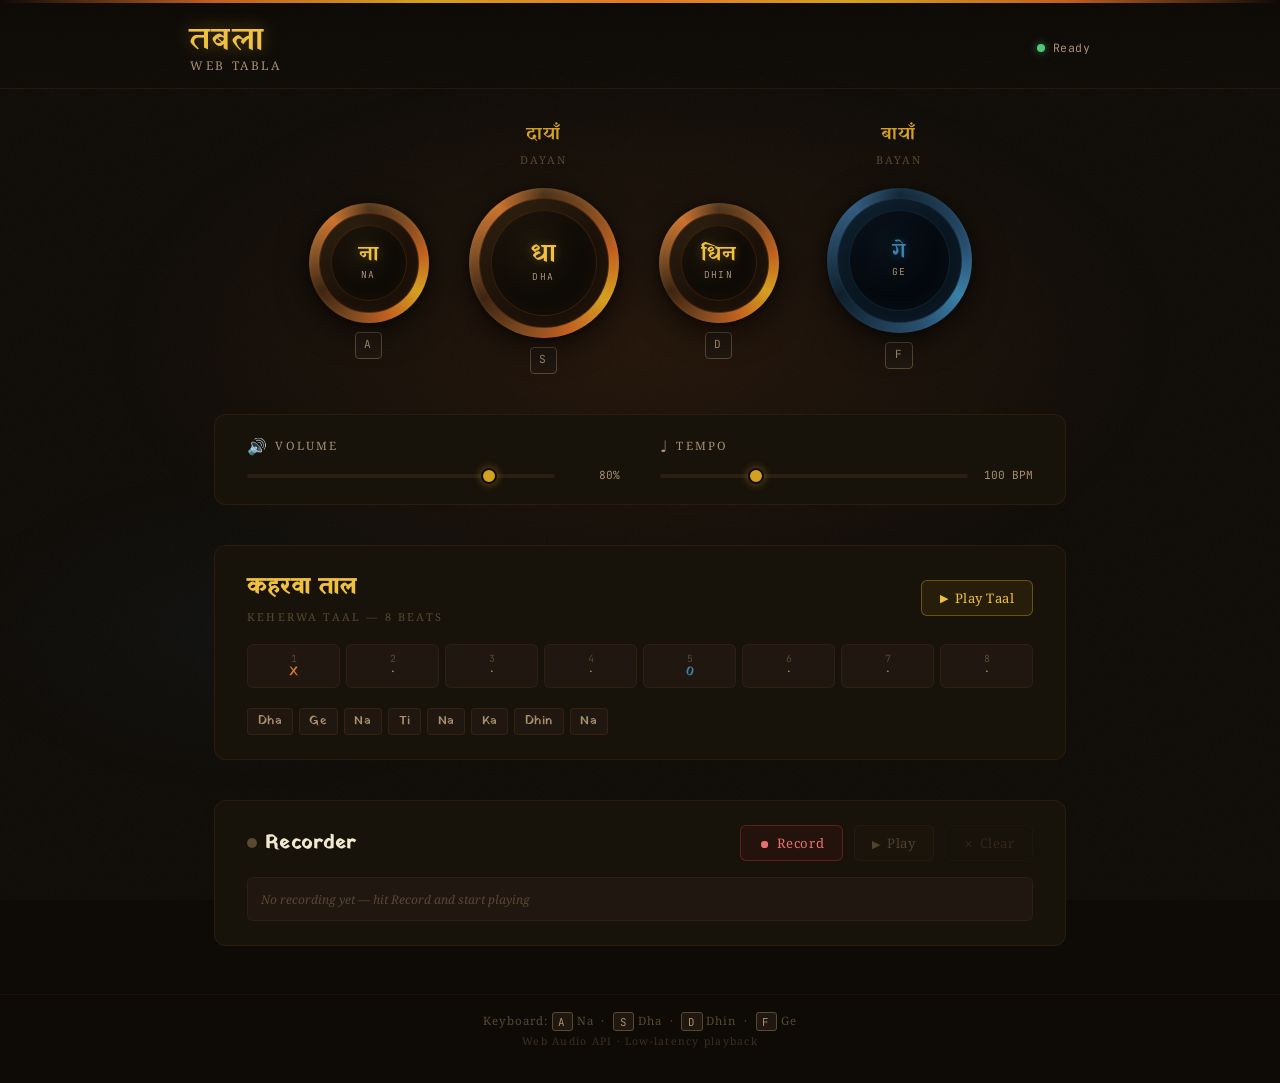
<file: index.html>
<!-- deploy refresh -->
<!DOCTYPE html>
<html lang="en">
<head>
  <meta charset="UTF-8" />
  <meta name="viewport" content="width=device-width, initial-scale=1.0" />
  <title>Web Tabla — Browser Instrument</title>
  <link rel="preconnect" href="https://fonts.googleapis.com" />
  <link rel="preconnect" href="https://fonts.gstatic.com" crossorigin />
  <link href="https://fonts.googleapis.com/css2?family=Yatra+One&family=Noto+Serif:ital,wght@0,400;0,600;1,400&family=JetBrains+Mono:wght@400;600&display=swap" rel="stylesheet" />
  <link rel="stylesheet" href="style.css" />
</head>
<body>

  <!-- Background grain texture overlay -->
  <div class="grain-overlay" aria-hidden="true"></div>

  <!-- Ambient radial glow -->
  <div class="ambient-glow" aria-hidden="true"></div>

  <!-- ===================== HEADER ===================== -->
  <header class="app-header">
    <div class="header-inner">
      <div class="logo">
        <span class="logo-deva">तबला</span>
        <span class="logo-en">Web Tabla</span>
      </div>
      <div class="header-meta">
        <span class="status-dot" id="audioStatusDot"></span>
        <span class="status-text" id="audioStatusText">Initializing…</span>
      </div>
    </div>
  </header>

  <!-- ===================== MAIN ===================== -->
  <main class="app-main">

    <!-- ── DRUM PADS SECTION ── -->
    <section class="pads-section" aria-label="Tabla Drum Pads">
      <div class="pads-container">

        <!-- Dayan (right drum) group -->
        <div class="drum-group dayan-group">
          <div class="drum-label-group">
            <span class="drum-name">दायाँ</span>
            <span class="drum-name-en">Dayan</span>
          </div>
          <div class="pads-row">

            <!-- NA pad -->
            <div class="pad-wrapper">
              <button
                class="pad"
                id="pad-na"
                data-bol="na"
                data-key="A"
                aria-label="Na — press A"
              >
                <div class="pad-ring pad-ring-outer"></div>
                <div class="pad-ring pad-ring-mid"></div>
                <div class="pad-inner">
                  <span class="bol-deva">ना</span>
                  <span class="bol-latin">Na</span>
                </div>
                <div class="hit-ripple"></div>
              </button>
              <kbd class="key-badge">A</kbd>
            </div>

            <!-- DHA pad -->
            <div class="pad-wrapper">
              <button
                class="pad pad--large"
                id="pad-dha"
                data-bol="dha"
                data-key="S"
                aria-label="Dha — press S"
              >
                <div class="pad-ring pad-ring-outer"></div>
                <div class="pad-ring pad-ring-mid"></div>
                <div class="pad-inner">
                  <span class="bol-deva">धा</span>
                  <span class="bol-latin">Dha</span>
                </div>
                <div class="hit-ripple"></div>
              </button>
              <kbd class="key-badge">S</kbd>
            </div>

            <!-- DHIN pad -->
            <div class="pad-wrapper">
              <button
                class="pad"
                id="pad-dhin"
                data-bol="dhin"
                data-key="D"
                aria-label="Dhin — press D"
              >
                <div class="pad-ring pad-ring-outer"></div>
                <div class="pad-ring pad-ring-mid"></div>
                <div class="pad-inner">
                  <span class="bol-deva">धिन</span>
                  <span class="bol-latin">Dhin</span>
                </div>
                <div class="hit-ripple"></div>
              </button>
              <kbd class="key-badge">D</kbd>
            </div>

          </div>
        </div><!-- /dayan-group -->

        <!-- Bayan (left drum) group -->
        <div class="drum-group bayan-group">
          <div class="drum-label-group">
            <span class="drum-name">बायाँ</span>
            <span class="drum-name-en">Bayan</span>
          </div>
          <div class="pads-row">

            <!-- GE pad -->
            <div class="pad-wrapper">
              <button
                class="pad pad--bayan"
                id="pad-ge"
                data-bol="ge"
                data-key="F"
                aria-label="Ge — press F"
              >
                <div class="pad-ring pad-ring-outer"></div>
                <div class="pad-ring pad-ring-mid"></div>
                <div class="pad-inner">
                  <span class="bol-deva">गे</span>
                  <span class="bol-latin">Ge</span>
                </div>
                <div class="hit-ripple"></div>
              </button>
              <kbd class="key-badge">F</kbd>
            </div>

          </div>
        </div><!-- /bayan-group -->

      </div><!-- /pads-container -->
    </section>

    <!-- ── CONTROLS ROW ── -->
    <section class="controls-section" aria-label="Playback Controls">
      <div class="controls-inner">

        <!-- Volume -->
        <div class="control-group">
          <label class="control-label" for="volumeSlider">
            <span class="ctrl-icon">🔊</span> Volume
          </label>
          <div class="slider-track-wrap">
            <input
              type="range"
              id="volumeSlider"
              min="0" max="1" step="0.01" value="0.8"
              aria-label="Volume"
            />
            <span class="slider-value" id="volumeValue">80%</span>
          </div>
        </div>

        <!-- BPM -->
        <div class="control-group">
          <label class="control-label" for="bpmSlider">
            <span class="ctrl-icon">♩</span> Tempo
          </label>
          <div class="slider-track-wrap">
            <input
              type="range"
              id="bpmSlider"
              min="40" max="240" step="1" value="100"
              aria-label="Beats per minute"
            />
            <span class="slider-value" id="bpmValue">100 BPM</span>
          </div>
        </div>

      </div>
    </section>

    <!-- ── TAAL / RHYTHM SECTION ── -->
    <section class="taal-section" aria-label="Keherwa Taal — 8 Beat Rhythm Loop">
      <div class="taal-header">
        <div class="taal-title-block">
          <h2 class="taal-name">कहरवा ताल</h2>
          <span class="taal-name-en">Keherwa Taal — 8 Beats</span>
        </div>
        <div class="taal-controls">
          <button class="btn btn--taal" id="taalPlayBtn" aria-label="Play Keherwa Taal">
            <span class="btn-icon">▶</span>
            <span class="btn-text">Play Taal</span>
          </button>
        </div>
      </div>

      <!-- Beat indicators -->
      <div class="beat-grid" id="beatGrid" aria-live="polite" aria-label="Beat position indicator">
        <!-- 8 beat cells generated by JS -->
      </div>

      <!-- Taal sequence display -->
      <div class="taal-sequence" id="taalSequence">
        <!-- Filled by JS -->
      </div>
    </section>

    <!-- ── RECORDER SECTION ── -->
    <section class="recorder-section" aria-label="Recorder">
      <div class="recorder-header">
        <h2 class="recorder-title">
          <span class="rec-dot" id="recDot"></span>
          Recorder
        </h2>
        <div class="recorder-controls">
          <button class="btn btn--rec" id="recRecordBtn" aria-label="Start/Stop recording">
            <span class="btn-icon">⏺</span>
            <span class="btn-text">Record</span>
          </button>
          <button class="btn btn--play-rec" id="recPlayBtn" aria-label="Play recording" disabled>
            <span class="btn-icon">▶</span>
            <span class="btn-text">Play</span>
          </button>
          <button class="btn btn--clear-rec" id="recClearBtn" aria-label="Clear recording" disabled>
            <span class="btn-icon">✕</span>
            <span class="btn-text">Clear</span>
          </button>
        </div>
      </div>

      <!-- Recorded events timeline preview -->
      <div class="rec-timeline" id="recTimeline">
        <span class="rec-empty-hint">No recording yet — hit Record and start playing</span>
      </div>
    </section>

  </main><!-- /app-main -->

  <!-- ===================== FOOTER ===================== -->
  <footer class="app-footer">
    <p>Keyboard: <kbd>A</kbd> Na &nbsp;·&nbsp; <kbd>S</kbd> Dha &nbsp;·&nbsp; <kbd>D</kbd> Dhin &nbsp;·&nbsp; <kbd>F</kbd> Ge</p>
    <p class="footer-sub">Web Audio API · Low-latency playback</p>
  </footer>

  <script src="script.js"></script>
</body>
</html>
</file>
<file: style.css>
/* ============================================================
   WEB TABLA — style.css
   Aesthetic: Indian classical instrument — warm copper/amber
   dark theme with wood-grain textures and geometric patterns.
   ============================================================ */

/* ── 1. DESIGN TOKENS ── */
:root {
  /* Core palette */
  --bg-base:         #0e0b07;
  --bg-surface:      #17120a;
  --bg-raised:       #1f1710;
  --bg-highlight:    #2a1f12;

  /* Copper / amber accent system */
  --copper-dark:     #7a3e1a;
  --copper:          #c06020;
  --copper-light:    #e07828;
  --gold:            #d4a020;
  --gold-light:      #f0c040;
  --amber:           #f5a623;
  --cream:           #f2e8d0;

  /* Bayan (left drum) accent — deeper, richer */
  --bayan-dark:      #1e2e3a;
  --bayan:           #2a5070;
  --bayan-light:     #3a80a8;
  --bayan-glow:      rgba(58, 128, 168, 0.5);

  /* Dayan accent */
  --dayan-glow:      rgba(224, 120, 40, 0.55);

  /* Text */
  --text-primary:    #f2e8d0;
  --text-secondary:  #a89070;
  --text-muted:      #5a4830;

  /* Beat / UI states */
  --beat-active:     #f0c040;
  --beat-sam:        #e07828;   /* Sam (beat 1 / the "X") */
  --beat-khali:      #3a80a8;   /* Khali (the "0") */
  --rec-red:         #e03030;
  --rec-red-glow:    rgba(224, 48, 48, 0.5);

  /* Radii / spacing */
  --radius-pad:      50%;
  --radius-btn:      6px;
  --radius-card:     12px;
  --gap-pad:         2.5rem;

  /* Transitions */
  --ease-spring:     cubic-bezier(0.34, 1.56, 0.64, 1);
  --ease-out:        cubic-bezier(0.22, 1, 0.36, 1);
  --t-fast:          120ms;
  --t-normal:        250ms;
  --t-slow:          500ms;

  /* Shadows */
  --shadow-pad:      0 8px 32px rgba(0,0,0,0.6), 0 2px 8px rgba(0,0,0,0.4);
  --shadow-glow-dayan: 0 0 30px 6px var(--dayan-glow);
  --shadow-glow-bayan: 0 0 30px 6px var(--bayan-glow);
}

/* ── 2. RESET & BASE ── */
*, *::before, *::after {
  box-sizing: border-box;
  margin: 0;
  padding: 0;
}

html {
  font-size: 16px;
  scroll-behavior: smooth;
}

body {
  background-color: var(--bg-base);
  color: var(--text-primary);
  font-family: 'Noto Serif', Georgia, serif;
  min-height: 100vh;
  overflow-x: hidden;
  line-height: 1.6;
}

/* ── 3. BACKGROUND EFFECTS ── */

/* SVG grain texture via pseudo-element */
.grain-overlay {
  position: fixed;
  inset: 0;
  pointer-events: none;
  z-index: 0;
  opacity: 0.045;
  background-image: url("data:image/svg+xml,%3Csvg viewBox='0 0 200 200' xmlns='http://www.w3.org/2000/svg'%3E%3Cfilter id='noise'%3E%3CfeTurbulence type='fractalNoise' baseFrequency='0.75' numOctaves='4' stitchTiles='stitch'/%3E%3C/filter%3E%3Crect width='100%25' height='100%25' filter='url(%23noise)'/%3E%3C/svg%3E");
  background-size: 200px 200px;
}

/* Radial ambient glow in center */
.ambient-glow {
  position: fixed;
  inset: 0;
  pointer-events: none;
  z-index: 0;
  background:
    radial-gradient(ellipse 60% 45% at 50% 38%, rgba(192, 96, 32, 0.12) 0%, transparent 70%),
    radial-gradient(ellipse 40% 30% at 20% 70%, rgba(42, 80, 112, 0.08) 0%, transparent 60%);
}

/* Decorative geometric top-border line */
body::before {
  content: '';
  display: block;
  position: fixed;
  top: 0; left: 0; right: 0;
  height: 3px;
  background: linear-gradient(90deg, transparent, var(--copper), var(--gold), var(--copper-light), var(--gold), var(--copper), transparent);
  z-index: 100;
}

/* ── 4. HEADER ── */
.app-header {
  position: relative;
  z-index: 10;
  padding: 1.5rem 2rem 1rem;
  border-bottom: 1px solid rgba(192,96,32,0.15);
  background: linear-gradient(180deg, rgba(14,11,7,0.95) 0%, transparent 100%);
}

.header-inner {
  max-width: 900px;
  margin: 0 auto;
  display: flex;
  align-items: center;
  justify-content: space-between;
}

.logo {
  display: flex;
  flex-direction: column;
  line-height: 1.1;
}

.logo-deva {
  font-family: 'Yatra One', serif;
  font-size: 2rem;
  color: var(--gold-light);
  letter-spacing: 0.04em;
  text-shadow: 0 0 20px rgba(240,192,64,0.4);
}

.logo-en {
  font-family: 'Noto Serif', serif;
  font-size: 0.75rem;
  letter-spacing: 0.22em;
  text-transform: uppercase;
  color: var(--text-secondary);
}

.header-meta {
  display: flex;
  align-items: center;
  gap: 0.5rem;
}

.status-dot {
  width: 8px;
  height: 8px;
  border-radius: 50%;
  background: var(--text-muted);
  transition: background var(--t-normal), box-shadow var(--t-normal);
}

.status-dot.ready {
  background: #50c878;
  box-shadow: 0 0 8px rgba(80,200,120,0.6);
}

.status-dot.error {
  background: var(--rec-red);
}

.status-text {
  font-family: 'JetBrains Mono', monospace;
  font-size: 0.72rem;
  color: var(--text-secondary);
  letter-spacing: 0.04em;
}

/* ── 5. MAIN LAYOUT ── */
.app-main {
  position: relative;
  z-index: 1;
  max-width: 900px;
  margin: 0 auto;
  padding: 2rem 1.5rem 3rem;
  display: flex;
  flex-direction: column;
  gap: 2.5rem;
}

/* ── 6. PADS SECTION ── */
.pads-section {
  display: flex;
  justify-content: center;
}

.pads-container {
  display: flex;
  align-items: flex-start;
  gap: 3rem;
  flex-wrap: wrap;
  justify-content: center;
}

.drum-group {
  display: flex;
  flex-direction: column;
  align-items: center;
  gap: 1.2rem;
}

.drum-label-group {
  display: flex;
  flex-direction: column;
  align-items: center;
  gap: 0.1rem;
}

.drum-name {
  font-family: 'Yatra One', serif;
  font-size: 1.1rem;
  color: var(--gold);
  letter-spacing: 0.06em;
}

.drum-name-en {
  font-size: 0.68rem;
  letter-spacing: 0.2em;
  text-transform: uppercase;
  color: var(--text-muted);
}

.pads-row {
  display: flex;
  gap: var(--gap-pad);
  align-items: center;
  flex-wrap: wrap;
  justify-content: center;
}

/* ── PAD WRAPPER (pad + key badge) ── */
.pad-wrapper {
  display: flex;
  flex-direction: column;
  align-items: center;
  gap: 0.6rem;
}

/* ── PAD BUTTON ── */
.pad {
  position: relative;
  width: 120px;
  height: 120px;
  border-radius: var(--radius-pad);
  border: none;
  cursor: pointer;
  background: transparent;
  padding: 0;
  outline: none;
  transition:
    transform var(--t-fast) var(--ease-spring),
    filter var(--t-fast);
  -webkit-tap-highlight-color: transparent;
}

.pad--large {
  width: 150px;
  height: 150px;
}

.pad--bayan {
  width: 145px;
  height: 145px;
}

/* Outer decorative ring */
.pad-ring {
  position: absolute;
  inset: 0;
  border-radius: 50%;
  pointer-events: none;
}

.pad-ring-outer {
  background:
    radial-gradient(ellipse at 30% 25%, rgba(255,220,140,0.18) 0%, transparent 55%),
    conic-gradient(
      from 0deg,
      #3a2210, #7a4820, #c06020, #d4a020, #c06020, #7a4820, #3a2210, #7a4820, #c06020, #3a2210
    );
  box-shadow: var(--shadow-pad), inset 0 2px 6px rgba(255,200,100,0.15);
}

.pad--bayan .pad-ring-outer {
  background:
    radial-gradient(ellipse at 30% 25%, rgba(140,200,255,0.12) 0%, transparent 55%),
    conic-gradient(
      from 0deg,
      #0e1e2a, #1e3a50, #2a5070, #3a80a8, #2a5070, #1e3a50, #0e1e2a, #1e3a50, #2a5070, #0e1e2a
    );
  box-shadow: var(--shadow-pad), inset 0 2px 6px rgba(100,180,255,0.1);
}

.pad-ring-mid {
  inset: 10px;
  background:
    radial-gradient(ellipse at 35% 30%, rgba(255,200,100,0.1) 0%, transparent 60%),
    radial-gradient(ellipse at 50% 50%, #1a1008 60%, #2a1a0a 100%);
  border: 1px solid rgba(192,96,32,0.3);
}

.pad--bayan .pad-ring-mid {
  background:
    radial-gradient(ellipse at 35% 30%, rgba(100,180,255,0.08) 0%, transparent 60%),
    radial-gradient(ellipse at 50% 50%, #08141e 60%, #101e2e 100%);
  border: 1px solid rgba(42,80,112,0.4);
}

/* Inner hit surface — the "syahi" (black center) */
.pad-inner {
  position: absolute;
  inset: 22px;
  border-radius: 50%;
  background:
    radial-gradient(ellipse at 38% 30%, rgba(255,200,100,0.06) 0%, transparent 55%),
    radial-gradient(ellipse at 50% 50%, #0e0a05 55%, #1a1208 100%);
  border: 1px solid rgba(192,96,32,0.2);
  display: flex;
  flex-direction: column;
  align-items: center;
  justify-content: center;
  gap: 0.15rem;
  transition: background var(--t-fast);
}

.pad--bayan .pad-inner {
  background:
    radial-gradient(ellipse at 38% 30%, rgba(100,180,255,0.05) 0%, transparent 55%),
    radial-gradient(ellipse at 50% 50%, #04080e 55%, #081018 100%);
  border: 1px solid rgba(42,80,112,0.3);
}

.bol-deva {
  font-family: 'Yatra One', serif;
  font-size: 1.3rem;
  color: var(--gold-light);
  line-height: 1;
  text-shadow: 0 0 10px rgba(240,192,64,0.3);
  transition: text-shadow var(--t-fast), color var(--t-fast);
}

.pad--large .bol-deva { font-size: 1.6rem; }
.pad--bayan .bol-deva {
  color: var(--bayan-light);
  text-shadow: 0 0 10px rgba(58,128,168,0.4);
}

.bol-latin {
  font-family: 'JetBrains Mono', monospace;
  font-size: 0.6rem;
  letter-spacing: 0.15em;
  text-transform: uppercase;
  color: var(--text-secondary);
}

/* Ripple element */
.hit-ripple {
  position: absolute;
  inset: 0;
  border-radius: 50%;
  pointer-events: none;
  border: 2px solid transparent;
  opacity: 0;
}

/* ── PAD HIT STATE ── */
.pad.is-hitting {
  transform: scale(0.93);
  filter: brightness(1.15);
}

.pad.is-hitting .pad-ring-outer {
  box-shadow:
    var(--shadow-pad),
    var(--shadow-glow-dayan),
    inset 0 2px 6px rgba(255,200,100,0.25);
}

.pad--bayan.is-hitting .pad-ring-outer {
  box-shadow:
    var(--shadow-pad),
    var(--shadow-glow-bayan),
    inset 0 2px 6px rgba(100,180,255,0.2);
}

.pad.is-hitting .bol-deva {
  color: #fff;
  text-shadow: 0 0 16px rgba(240,192,64,0.8);
}

.pad--bayan.is-hitting .bol-deva {
  color: #c8e8ff;
  text-shadow: 0 0 16px rgba(58,128,168,0.9);
}

.pad.is-hitting .hit-ripple {
  animation: ripplePulse 0.5s var(--ease-out) forwards;
  border-color: var(--gold);
}

.pad--bayan.is-hitting .hit-ripple {
  border-color: var(--bayan-light);
}

@keyframes ripplePulse {
  0%   { inset: 5px;  opacity: 0.8; }
  100% { inset: -12px; opacity: 0; }
}

/* ── KEYBOARD KEY BADGE ── */
.key-badge {
  font-family: 'JetBrains Mono', monospace;
  font-size: 0.7rem;
  padding: 0.2rem 0.55rem;
  border-radius: 4px;
  background: var(--bg-raised);
  border: 1px solid var(--text-muted);
  color: var(--text-secondary);
  letter-spacing: 0.1em;
  transition: background var(--t-fast), border-color var(--t-fast), color var(--t-fast);
  user-select: none;
}

.key-badge.active {
  background: var(--copper-dark);
  border-color: var(--copper-light);
  color: var(--gold-light);
  box-shadow: 0 0 8px rgba(224,120,40,0.4);
}

/* ── 7. CONTROLS SECTION ── */
.controls-section {
  display: flex;
  justify-content: center;
}

.controls-inner {
  display: flex;
  gap: 2.5rem;
  flex-wrap: wrap;
  justify-content: center;
  background: var(--bg-surface);
  border: 1px solid rgba(192,96,32,0.12);
  border-radius: var(--radius-card);
  padding: 1.2rem 2rem;
  width: 100%;
}

.control-group {
  display: flex;
  flex-direction: column;
  gap: 0.5rem;
  min-width: 200px;
  flex: 1;
}

.control-label {
  font-size: 0.72rem;
  letter-spacing: 0.18em;
  text-transform: uppercase;
  color: var(--text-secondary);
  display: flex;
  align-items: center;
  gap: 0.4rem;
}

.ctrl-icon { font-size: 1rem; }

.slider-track-wrap {
  display: flex;
  align-items: center;
  gap: 0.8rem;
}

/* Custom range input */
input[type="range"] {
  -webkit-appearance: none;
  appearance: none;
  flex: 1;
  height: 4px;
  background: var(--bg-highlight);
  border-radius: 2px;
  outline: none;
  cursor: pointer;
  position: relative;
}

input[type="range"]::-webkit-slider-thumb {
  -webkit-appearance: none;
  width: 16px;
  height: 16px;
  border-radius: 50%;
  background: var(--gold);
  border: 2px solid var(--bg-base);
  box-shadow: 0 0 8px rgba(212,160,32,0.5);
  cursor: pointer;
  transition: transform var(--t-fast), box-shadow var(--t-fast);
}

input[type="range"]::-webkit-slider-thumb:hover {
  transform: scale(1.2);
  box-shadow: 0 0 14px rgba(212,160,32,0.8);
}

input[type="range"]::-moz-range-thumb {
  width: 16px;
  height: 16px;
  border-radius: 50%;
  background: var(--gold);
  border: 2px solid var(--bg-base);
  cursor: pointer;
}

.slider-value {
  font-family: 'JetBrains Mono', monospace;
  font-size: 0.7rem;
  color: var(--text-secondary);
  min-width: 52px;
  text-align: right;
}

/* ── 8. TAAL SECTION ── */
.taal-section {
  background: var(--bg-surface);
  border: 1px solid rgba(192,96,32,0.12);
  border-radius: var(--radius-card);
  padding: 1.5rem 2rem;
  display: flex;
  flex-direction: column;
  gap: 1.2rem;
}

.taal-header {
  display: flex;
  align-items: center;
  justify-content: space-between;
  flex-wrap: wrap;
  gap: 1rem;
}

.taal-title-block {
  display: flex;
  flex-direction: column;
  gap: 0.1rem;
}

.taal-name {
  font-family: 'Yatra One', serif;
  font-size: 1.4rem;
  color: var(--gold-light);
  letter-spacing: 0.04em;
}

.taal-name-en {
  font-size: 0.68rem;
  letter-spacing: 0.2em;
  text-transform: uppercase;
  color: var(--text-muted);
}

/* Beat grid */
.beat-grid {
  display: grid;
  grid-template-columns: repeat(8, 1fr);
  gap: 6px;
}

.beat-cell {
  height: 44px;
  border-radius: 6px;
  background: var(--bg-raised);
  border: 1px solid rgba(192,96,32,0.1);
  display: flex;
  flex-direction: column;
  align-items: center;
  justify-content: center;
  gap: 2px;
  transition: background var(--t-fast), border-color var(--t-fast), box-shadow var(--t-fast);
  position: relative;
  overflow: hidden;
}

.beat-number {
  font-family: 'JetBrains Mono', monospace;
  font-size: 0.62rem;
  color: var(--text-muted);
  line-height: 1;
}

.beat-marker {
  font-family: 'Yatra One', serif;
  font-size: 0.8rem;
  color: var(--text-secondary);
  line-height: 1;
}

/* Sam (beat 1) = X */
.beat-cell.beat-sam .beat-marker  { color: var(--beat-sam); }
/* Khali (beat 5 in keherwa) = 0 */
.beat-cell.beat-khali .beat-marker { color: var(--beat-khali); }

/* Active beat cell */
.beat-cell.is-active {
  background: rgba(240,192,64,0.12);
  border-color: var(--gold);
  box-shadow: 0 0 12px rgba(240,192,64,0.25), inset 0 0 8px rgba(240,192,64,0.08);
}

.beat-cell.is-active .beat-marker {
  color: var(--gold-light);
}

.beat-cell.is-active::after {
  content: '';
  position: absolute;
  bottom: 0; left: 0; right: 0;
  height: 2px;
  background: var(--gold);
  animation: beatBarAnim 0.15s ease;
}

@keyframes beatBarAnim {
  0%   { transform: scaleX(0); }
  100% { transform: scaleX(1); }
}

/* Taal sequence text labels */
.taal-sequence {
  display: flex;
  gap: 6px;
  flex-wrap: wrap;
}

.taal-bol-chip {
  font-family: 'Yatra One', serif;
  font-size: 0.75rem;
  padding: 0.2rem 0.6rem;
  border-radius: 4px;
  background: var(--bg-raised);
  border: 1px solid rgba(192,96,32,0.15);
  color: var(--text-secondary);
  transition: all var(--t-fast);
  letter-spacing: 0.04em;
}

.taal-bol-chip.is-active {
  background: rgba(212,160,32,0.18);
  border-color: var(--gold);
  color: var(--gold-light);
}

/* ── 9. RECORDER SECTION ── */
.recorder-section {
  background: var(--bg-surface);
  border: 1px solid rgba(192,96,32,0.12);
  border-radius: var(--radius-card);
  padding: 1.5rem 2rem;
  display: flex;
  flex-direction: column;
  gap: 1rem;
}

.recorder-header {
  display: flex;
  align-items: center;
  justify-content: space-between;
  flex-wrap: wrap;
  gap: 1rem;
}

.recorder-title {
  font-family: 'Yatra One', serif;
  font-size: 1.2rem;
  color: var(--text-primary);
  display: flex;
  align-items: center;
  gap: 0.5rem;
  letter-spacing: 0.04em;
}

/* Blinking record dot */
.rec-dot {
  width: 10px;
  height: 10px;
  border-radius: 50%;
  background: var(--text-muted);
  display: inline-block;
  transition: background var(--t-normal), box-shadow var(--t-normal);
}

.rec-dot.recording {
  background: var(--rec-red);
  box-shadow: 0 0 10px var(--rec-red-glow);
  animation: recBlink 0.9s ease infinite alternate;
}

@keyframes recBlink {
  0%   { opacity: 1; }
  100% { opacity: 0.3; }
}

/* Recorder controls */
.recorder-controls {
  display: flex;
  gap: 0.7rem;
  flex-wrap: wrap;
}

/* ── 10. BUTTONS ── */
.btn {
  font-family: 'Noto Serif', serif;
  font-size: 0.82rem;
  padding: 0.5rem 1.1rem;
  border-radius: var(--radius-btn);
  border: 1px solid;
  cursor: pointer;
  display: inline-flex;
  align-items: center;
  gap: 0.4rem;
  transition: all var(--t-fast);
  letter-spacing: 0.04em;
  background: transparent;
  white-space: nowrap;
}

.btn:disabled {
  opacity: 0.38;
  cursor: not-allowed;
  pointer-events: none;
}

.btn-icon { font-size: 0.85em; }

/* Taal play btn */
.btn--taal {
  color: var(--gold-light);
  border-color: rgba(212,160,32,0.4);
  background: rgba(212,160,32,0.08);
}

.btn--taal:hover {
  background: rgba(212,160,32,0.18);
  border-color: var(--gold);
  box-shadow: 0 0 14px rgba(212,160,32,0.25);
}

.btn--taal.is-playing {
  background: rgba(212,160,32,0.2);
  border-color: var(--gold-light);
  color: var(--gold-light);
  box-shadow: 0 0 18px rgba(212,160,32,0.35);
}

/* Record btn */
.btn--rec {
  color: #e87070;
  border-color: rgba(224,48,48,0.35);
  background: rgba(224,48,48,0.06);
}

.btn--rec:hover {
  background: rgba(224,48,48,0.14);
  border-color: var(--rec-red);
}

.btn--rec.is-recording {
  background: rgba(224,48,48,0.2);
  border-color: var(--rec-red);
  color: #ff8888;
  box-shadow: 0 0 14px var(--rec-red-glow);
}

/* Play recording btn */
.btn--play-rec {
  color: var(--text-secondary);
  border-color: rgba(90,72,48,0.4);
  background: rgba(42,31,18,0.5);
}

.btn--play-rec:hover:not(:disabled) {
  color: var(--cream);
  border-color: var(--text-secondary);
}

.btn--play-rec.is-playing {
  color: var(--gold);
  border-color: var(--gold);
}

/* Clear btn */
.btn--clear-rec {
  color: var(--text-muted);
  border-color: rgba(90,72,48,0.25);
  background: transparent;
}

.btn--clear-rec:hover:not(:disabled) {
  color: #e87070;
  border-color: rgba(224,48,48,0.35);
}

/* ── 11. RECORDER TIMELINE ── */
.rec-timeline {
  min-height: 44px;
  background: var(--bg-raised);
  border-radius: 6px;
  border: 1px solid rgba(192,96,32,0.1);
  padding: 0.6rem 0.8rem;
  display: flex;
  align-items: center;
  flex-wrap: wrap;
  gap: 4px;
  overflow-x: auto;
}

.rec-empty-hint {
  font-size: 0.75rem;
  color: var(--text-muted);
  font-style: italic;
}

/* Individual recorded event chip */
.rec-event-chip {
  font-family: 'Yatra One', serif;
  font-size: 0.7rem;
  padding: 0.15rem 0.45rem;
  border-radius: 3px;
  background: rgba(42,31,18,0.8);
  border: 1px solid rgba(192,96,32,0.2);
  color: var(--text-secondary);
  transition: all var(--t-fast);
  white-space: nowrap;
}

.rec-event-chip[data-bol="na"]   { border-color: rgba(212,160,32,0.3);  color: var(--gold); }
.rec-event-chip[data-bol="dha"]  { border-color: rgba(224,120,40,0.35); color: var(--amber); }
.rec-event-chip[data-bol="dhin"] { border-color: rgba(212,160,32,0.3);  color: var(--gold-light); }
.rec-event-chip[data-bol="ge"]   { border-color: rgba(58,128,168,0.35); color: var(--bayan-light); }

.rec-event-chip.is-playing {
  background: rgba(212,160,32,0.2);
  border-color: var(--gold);
  color: var(--gold-light);
  box-shadow: 0 0 6px rgba(212,160,32,0.4);
}

/* ── 12. FOOTER ── */
.app-footer {
  position: relative;
  z-index: 1;
  text-align: center;
  padding: 1rem 1.5rem 2rem;
  color: var(--text-muted);
  font-size: 0.72rem;
  letter-spacing: 0.08em;
  border-top: 1px solid rgba(192,96,32,0.08);
  line-height: 1.8;
}

.app-footer kbd {
  font-family: 'JetBrains Mono', monospace;
  font-size: 0.68rem;
  padding: 0.1rem 0.35rem;
  border-radius: 3px;
  background: var(--bg-raised);
  border: 1px solid var(--text-muted);
  color: var(--text-secondary);
}

.footer-sub {
  color: rgba(90,72,48,0.6);
  font-size: 0.65rem;
  letter-spacing: 0.12em;
}

/* ── 13. RESPONSIVE ── */
@media (max-width: 640px) {
  .pads-container {
    gap: 2rem;
  }
  .pads-row {
    gap: 1.5rem;
  }
  .pad        { width: 96px;  height: 96px;  }
  .pad--large { width: 116px; height: 116px; }
  .pad--bayan { width: 112px; height: 112px; }
  .pad-inner  { inset: 16px; }
  .bol-deva   { font-size: 1.1rem; }
  .pad--large .bol-deva { font-size: 1.3rem; }

  .beat-grid  { grid-template-columns: repeat(4, 1fr); }

  .controls-inner { padding: 1rem 1.2rem; }
  .taal-section,
  .recorder-section { padding: 1.2rem 1.2rem; }

  .logo-deva { font-size: 1.5rem; }
}

/* ── 14. SCROLLBAR STYLING ── */
::-webkit-scrollbar        { width: 6px; height: 6px; }
::-webkit-scrollbar-track  { background: var(--bg-base); }
::-webkit-scrollbar-thumb  { background: var(--copper-dark); border-radius: 3px; }
::-webkit-scrollbar-thumb:hover { background: var(--copper); }

/* ── 15. SELECTION COLOUR ── */
::selection {
  background: rgba(212,160,32,0.3);
  color: var(--cream);
}
</file>
